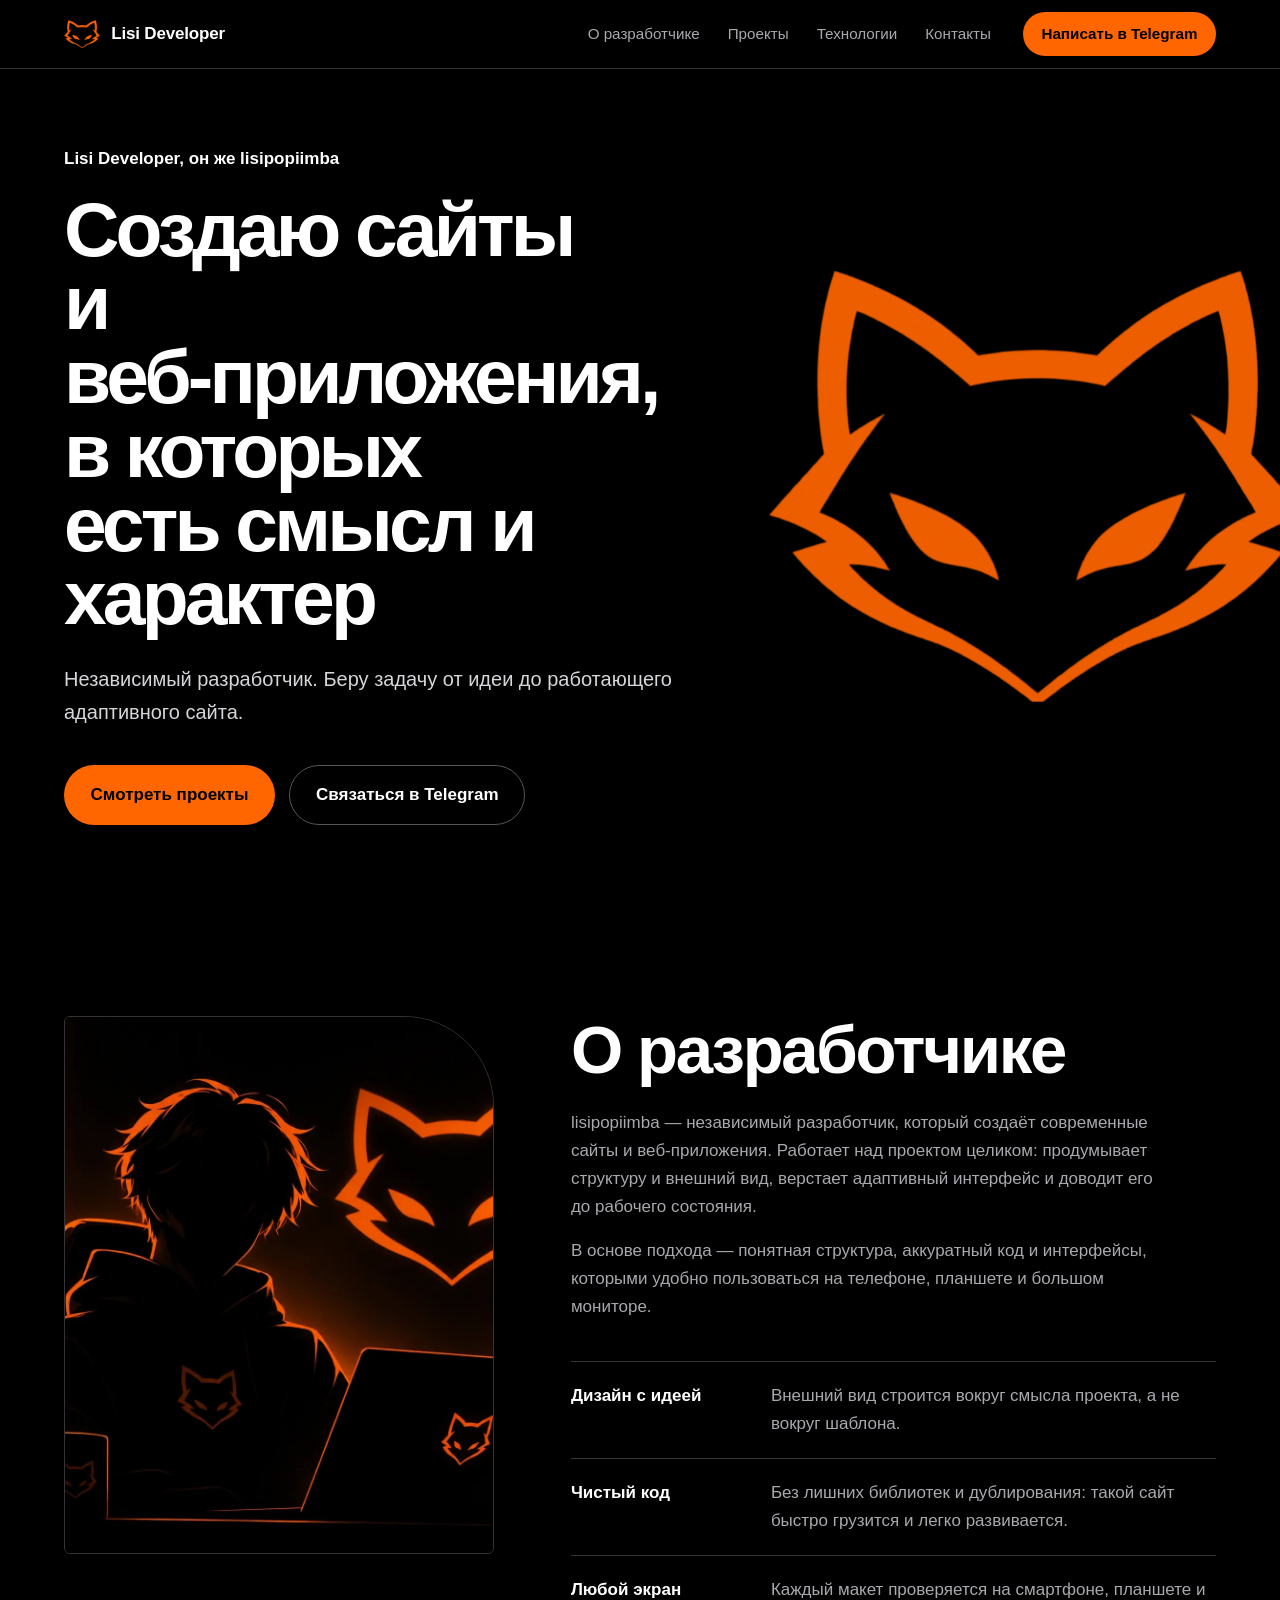
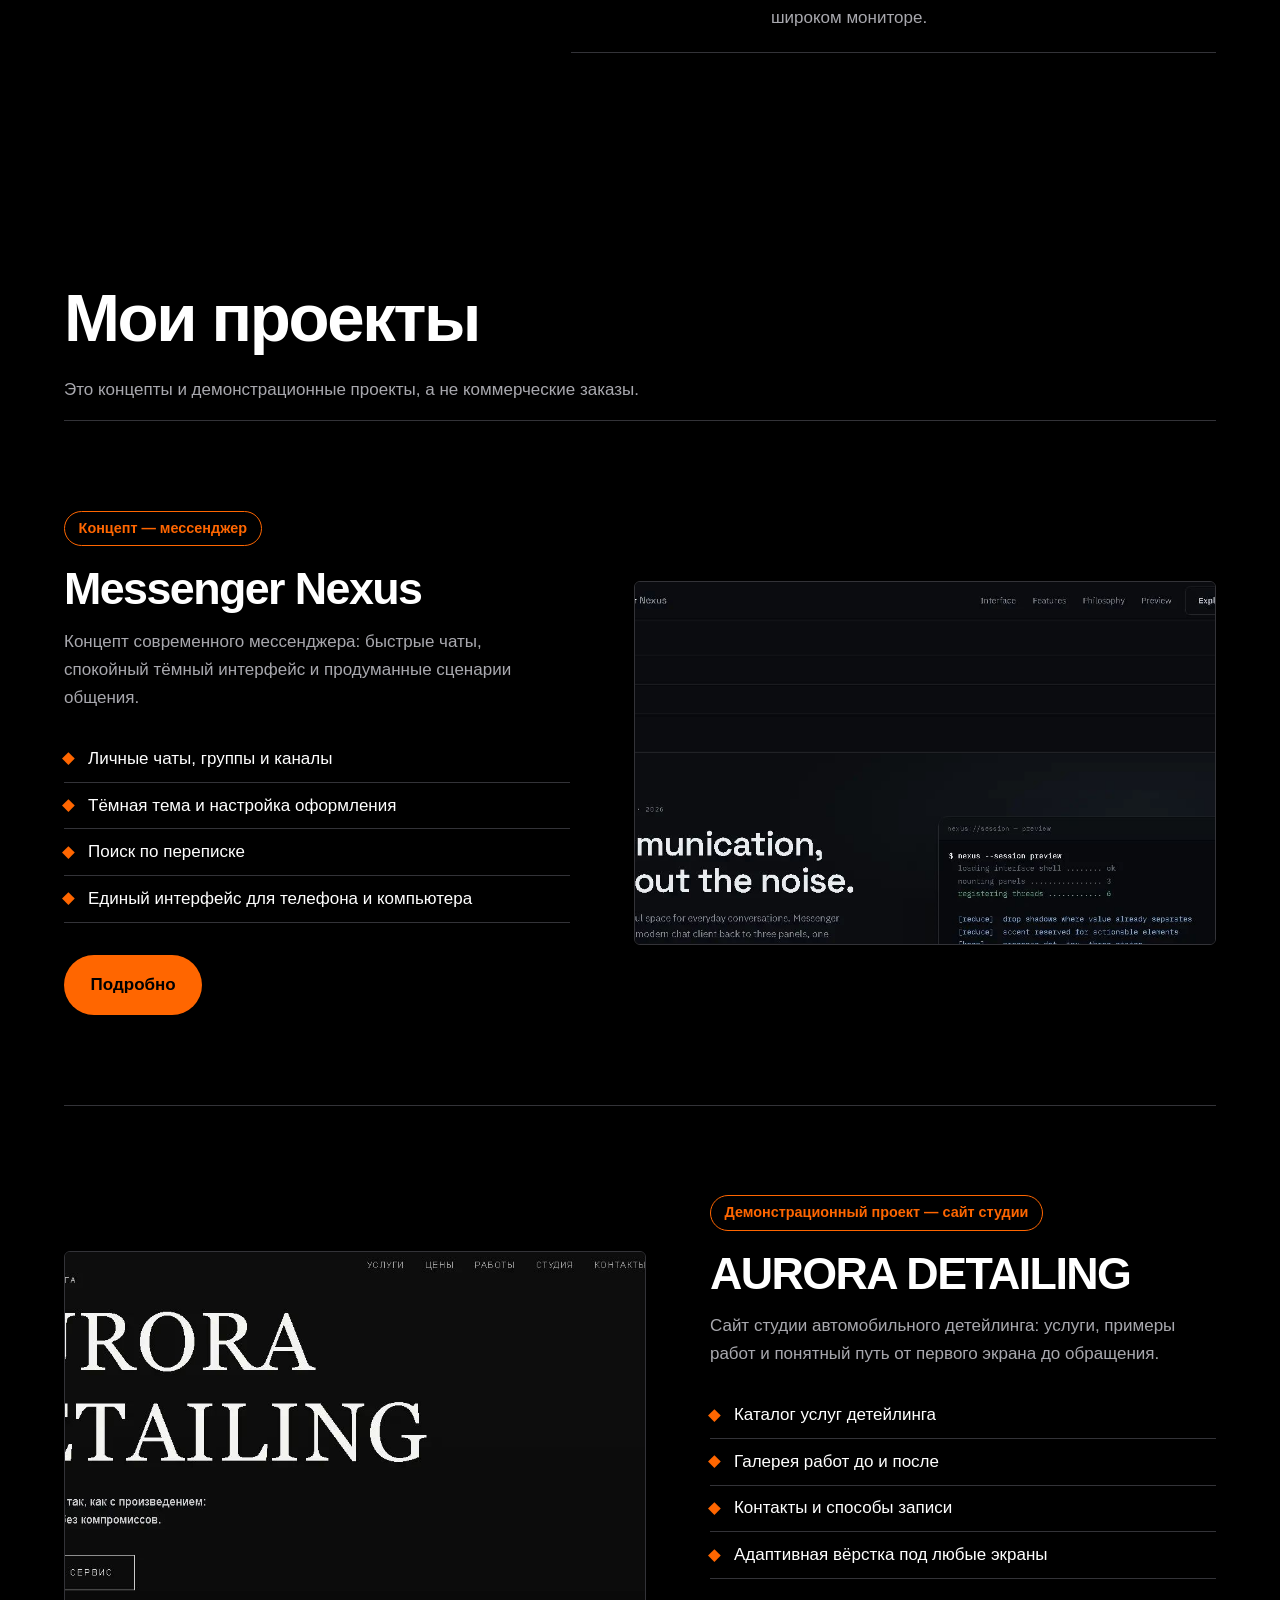
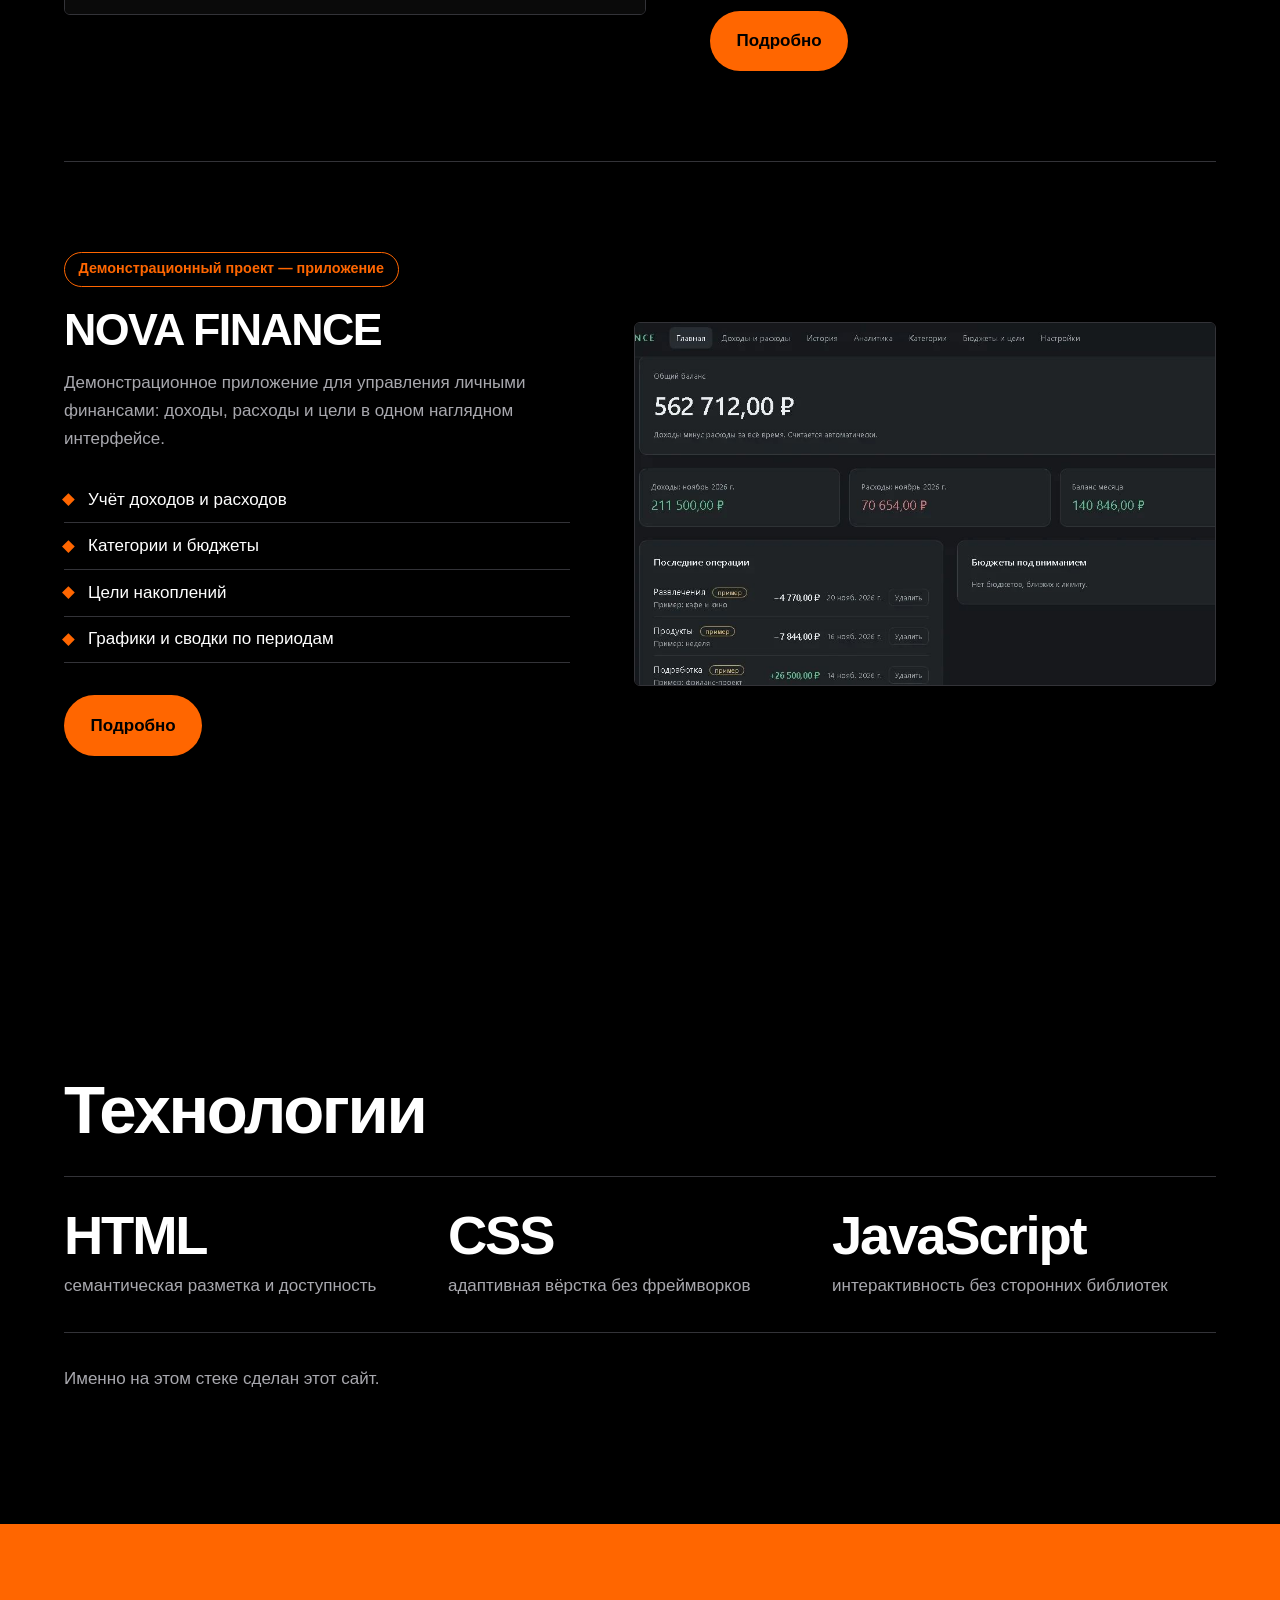
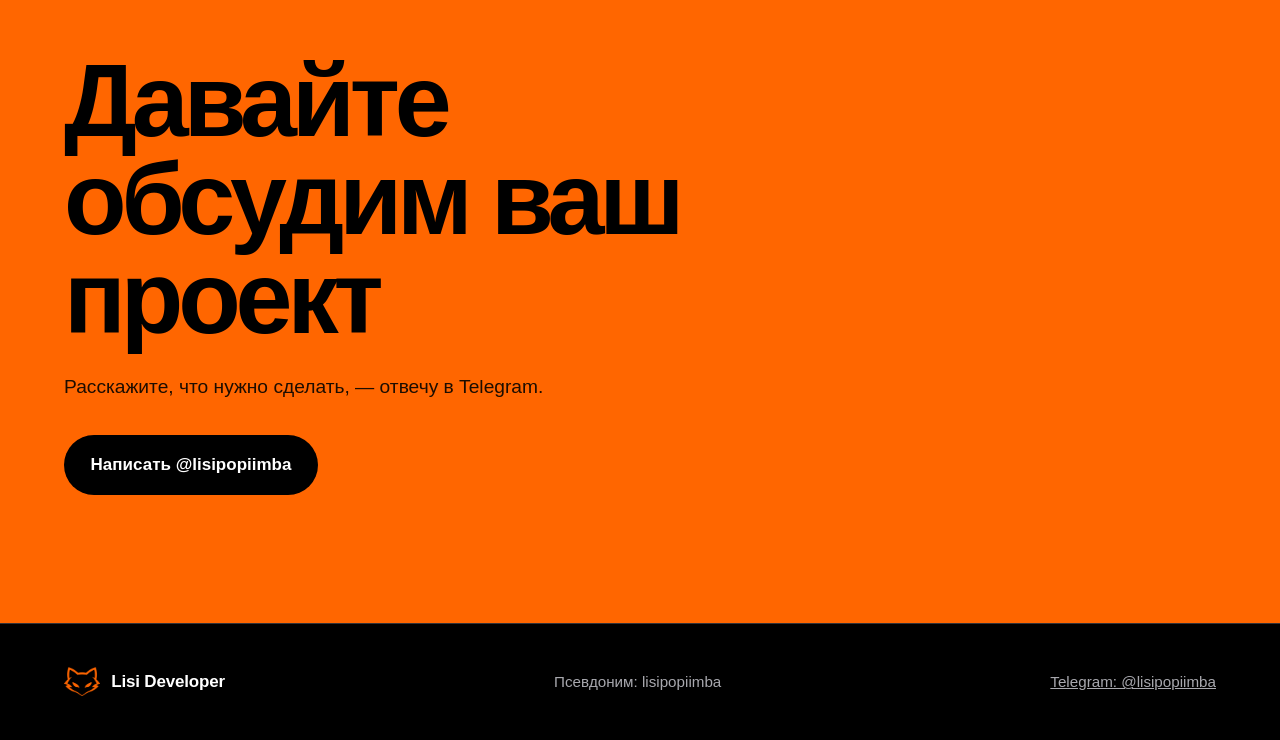
<file: index.html>
<!DOCTYPE html>
<html lang="ru">
<head>
<meta charset="utf-8">
<meta name="viewport" content="width=device-width, initial-scale=1">
<title>Lisi Developer — независимый разработчик сайтов и веб-приложений</title>
<meta name="description" content="Lisi Developer (lisipopiimba) — независимый разработчик. Создаю современные сайты и веб-приложения.">
<meta name="theme-color" content="#000000">
<link rel="icon" type="image/png" href="assets/favicon.png">
<link rel="stylesheet" href="css/style.css">
<script>document.documentElement.classList.add('js')</script>
</head>
<body>
<header class="site-header">
  <div class="wrap bar">
    <a class="brand" href="#top" aria-label="Lisi Developer — на главную">
      <img src="assets/logo.png" alt="" width="36" height="36">
      <span>Lisi Developer</span>
    </a>
    <button class="burger" type="button" aria-expanded="false" aria-controls="nav" aria-label="Открыть меню"><span></span></button>
    <nav id="nav" aria-label="Основная навигация">
      <ul>
        <li><a href="#about">О разработчике</a></li>
        <li><a href="#projects">Проекты</a></li>
        <li><a href="#tech">Технологии</a></li>
        <li><a href="#contacts">Контакты</a></li>
      </ul>
      <a class="btn btn-primary btn-small" href="https://t.me/lisipopiimba" target="_blank" rel="noopener noreferrer">Написать в Telegram</a>
    </nav>
  </div>
</header>

<main id="top">
  <section class="hero">
    <img class="hero-logo" src="assets/logo.png" alt="Логотип Lisi Developer — оранжевая голова лисы" width="748" height="601">
    <div class="wrap hero-inner">
      <p class="hero-name">Lisi Developer, он же lisipopiimba</p>
      <h1>Создаю сайты и веб‑приложения, в которых есть смысл и характер</h1>
      <p class="lead">Независимый разработчик. Беру задачу от идеи до работающего адаптивного сайта.</p>
      <div class="actions">
        <a class="btn btn-primary" href="#projects">Смотреть проекты</a>
        <a class="btn btn-ghost" href="https://t.me/lisipopiimba" target="_blank" rel="noopener noreferrer">Связаться в Telegram</a>
      </div>
    </div>
  </section>

  <section class="section" id="about" aria-labelledby="about-title">
    <div class="wrap about">
      <div class="image-slot about-photo reveal" data-img="assets/images/home/about" data-alt="lisipopiimba, независимый разработчик"><span>Здесь будет ваше фото</span></div>
      <div class="reveal">
        <h2 id="about-title">О разработчике</h2>
        <p>lisipopiimba — независимый разработчик, который создаёт современные сайты и веб-приложения. Работает над проектом целиком: продумывает структуру и внешний вид, верстает адаптивный интерфейс и доводит его до рабочего состояния.</p>
        <p>В основе подхода — понятная структура, аккуратный код и интерфейсы, которыми удобно пользоваться на телефоне, планшете и большом мониторе.</p>
        <dl class="principles">
          <div><dt>Дизайн с идеей</dt><dd>Внешний вид строится вокруг смысла проекта, а не вокруг шаблона.</dd></div>
          <div><dt>Чистый код</dt><dd>Без лишних библиотек и дублирования: такой сайт быстро грузится и легко развивается.</dd></div>
          <div><dt>Любой экран</dt><dd>Каждый макет проверяется на смартфоне, планшете и широком мониторе.</dd></div>
        </dl>
      </div>
    </div>
  </section>

  <section class="section" id="projects" aria-labelledby="projects-title">
    <div class="wrap">
      <h2 id="projects-title">Мои проекты</h2>
      <p class="section-note">Это концепты и демонстрационные проекты, а не коммерческие заказы.</p>

      <article class="project reveal" id="messenger-nexus" aria-labelledby="t-nexus">
        <div class="project-info">
          <p class="badge">Концепт — мессенджер</p>
          <h3 id="t-nexus">Messenger Nexus</h3>
          <p>Концепт современного мессенджера: быстрые чаты, спокойный тёмный интерфейс и продуманные сценарии общения.</p>
          <ul class="features">
            <li>Личные чаты, группы и каналы</li>
            <li>Тёмная тема и настройка оформления</li>
            <li>Поиск по переписке</li>
            <li>Единый интерфейс для телефона и компьютера</li>
          </ul>
          <div class="actions">
            <a class="btn btn-primary" href="project.html?p=messenger-nexus">Подробно</a>
            <a class="btn btn-ghost" data-project-link="messenger-nexus" href="#projects">Смотреть проект</a>
          </div>
        </div>
        <div class="image-slot cover" data-img="assets/images/messenger-nexus/cover" data-alt="Messenger Nexus — обложка проекта"><span>Обложка проекта</span></div>
      </article>

      <article class="project reveal" id="aurora-detailing" aria-labelledby="t-aurora">
        <div class="project-info">
          <p class="badge">Демонстрационный проект — сайт студии</p>
          <h3 id="t-aurora">AURORA DETAILING</h3>
          <p>Сайт студии автомобильного детейлинга: услуги, примеры работ и понятный путь от первого экрана до обращения.</p>
          <ul class="features">
            <li>Каталог услуг детейлинга</li>
            <li>Галерея работ до и после</li>
            <li>Контакты и способы записи</li>
            <li>Адаптивная вёрстка под любые экраны</li>
          </ul>
          <div class="actions">
            <a class="btn btn-primary" href="project.html?p=aurora-detailing">Подробно</a>
            <a class="btn btn-ghost" data-project-link="aurora-detailing" href="#projects">Смотреть проект</a>
          </div>
        </div>
        <div class="image-slot cover" data-img="assets/images/aurora-detailing/cover" data-alt="AURORA DETAILING — обложка проекта"><span>Обложка проекта</span></div>
      </article>

      <article class="project reveal" id="nova-finance" aria-labelledby="t-nova">
        <div class="project-info">
          <p class="badge">Демонстрационный проект — приложение</p>
          <h3 id="t-nova">NOVA FINANCE</h3>
          <p>Демонстрационное приложение для управления личными финансами: доходы, расходы и цели в одном наглядном интерфейсе.</p>
          <ul class="features">
            <li>Учёт доходов и расходов</li>
            <li>Категории и бюджеты</li>
            <li>Цели накоплений</li>
            <li>Графики и сводки по периодам</li>
          </ul>
          <div class="actions">
            <a class="btn btn-primary" href="project.html?p=nova-finance">Подробно</a>
            <a class="btn btn-ghost" data-project-link="nova-finance" href="#projects">Смотреть проект</a>
          </div>
        </div>
        <div class="image-slot cover" data-img="assets/images/nova-finance/cover" data-alt="NOVA FINANCE — обложка проекта"><span>Обложка проекта</span></div>
      </article>
    </div>
  </section>

  <section class="section" id="tech" aria-labelledby="tech-title">
    <div class="wrap">
      <h2 id="tech-title">Технологии</h2>
      <ul class="tech">
        <li><strong>HTML</strong><span>семантическая разметка и доступность</span></li>
        <li><strong>CSS</strong><span>адаптивная вёрстка без фреймворков</span></li>
        <li><strong>JavaScript</strong><span>интерактивность без сторонних библиотек</span></li>
      </ul>
      <p class="section-note">Именно на этом стеке сделан этот сайт.</p>
    </div>
  </section>

  <section class="contacts" id="contacts" aria-labelledby="contacts-title">
    <div class="wrap">
      <h2 id="contacts-title">Давайте обсудим ваш проект</h2>
      <p>Расскажите, что нужно сделать, — отвечу в Telegram.</p>
      <a class="btn btn-dark" href="https://t.me/lisipopiimba" target="_blank" rel="noopener noreferrer">Написать @lisipopiimba</a>
    </div>
  </section>
</main>

<footer class="site-footer">
  <div class="wrap foot">
    <a class="brand" href="#top"><img src="assets/logo.png" alt="" width="36" height="36"><span>Lisi Developer</span></a>
    <p>Псевдоним: lisipopiimba</p>
    <a href="https://t.me/lisipopiimba" target="_blank" rel="noopener noreferrer">Telegram: @lisipopiimba</a>
  </div>
</footer>


<script src="js/images.js"></script>
<script src="js/site-config.js"></script>
<script src="js/main.js"></script>
</body>
</html>
</file>
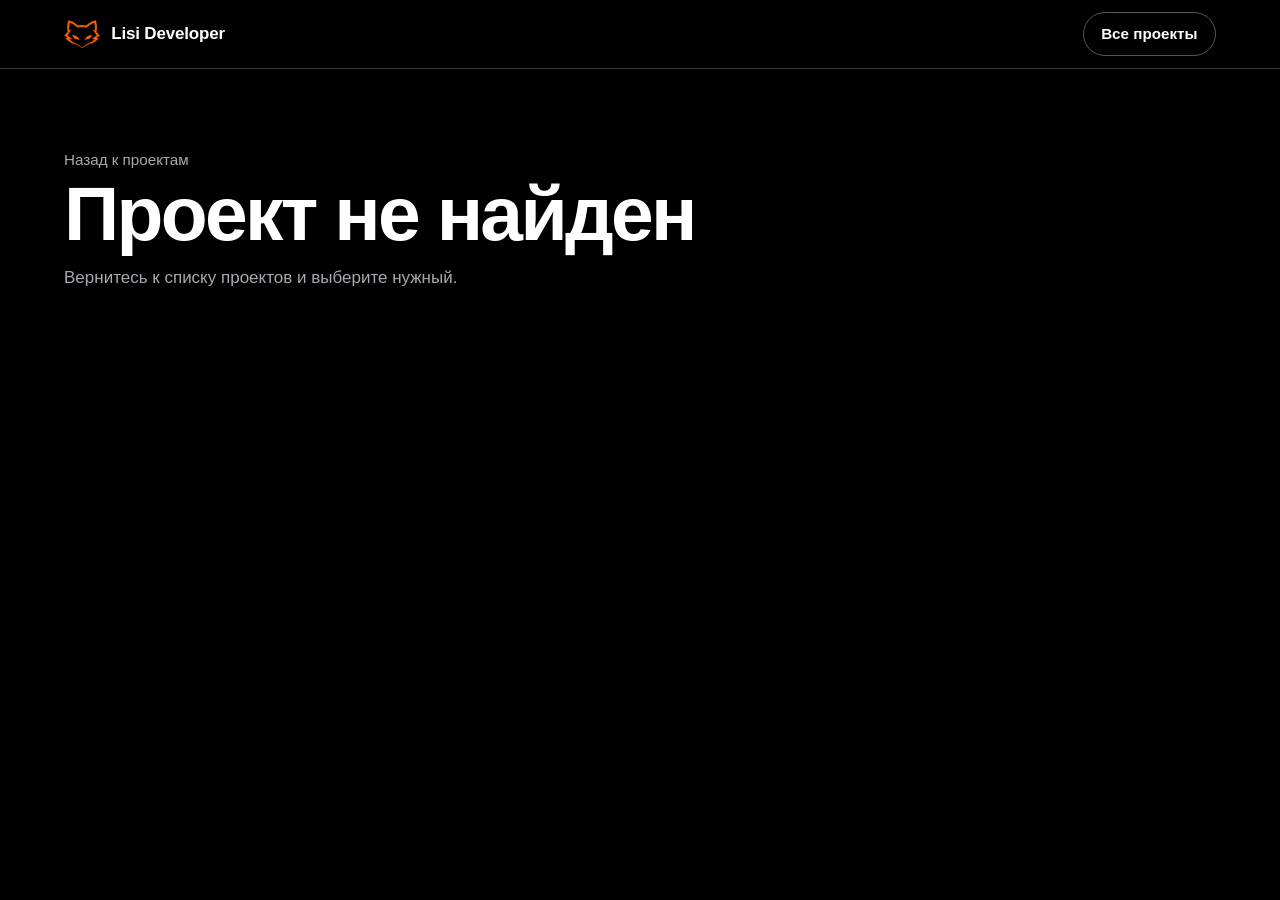
<file: project.html>
<!DOCTYPE html>
<html lang="ru">
<head>
<meta charset="utf-8">
<meta name="viewport" content="width=device-width, initial-scale=1">
<title>Проект — Lisi Developer</title>
<meta name="theme-color" content="#000000">
<link rel="icon" type="image/png" href="assets/favicon.png">
<link rel="stylesheet" href="css/style.css">
</head>
<body>
<header class="site-header">
  <div class="wrap bar">
    <a class="brand" href="index.html" aria-label="Lisi Developer — на главную">
      <img src="assets/logo.png" alt="" width="36" height="36">
      <span>Lisi Developer</span>
    </a>
    <a class="btn btn-ghost btn-small" href="index.html#projects">Все проекты</a>
  </div>
</header>

<main class="wrap detail">
  <a class="back" href="index.html#projects">Назад к проектам</a>
  <h1 id="project-title">Проект</h1>
  <p id="project-note">Все скриншоты проекта. Нажмите на картинку, чтобы открыть её на весь экран.</p>
  <div class="gallery" id="gallery" aria-label="Скриншоты проекта"></div>
</main>

<dialog id="lightbox" aria-label="Просмотр скриншота">
  <button class="lb-close" type="button" aria-label="Закрыть">×</button>
  <img alt="">
</dialog>

<script src="js/images.js"></script>
<script src="js/project.js"></script>
</body>
</html>
</file>
<file: css/style.css>
:root {
  --bg: #000;
  --graphite: #1a1a1c;
  --graphite-2: #26262a;
  --line: #333338;
  --text: #fff;
  --muted: #a8a8ae;
  --orange: #ff6600;
  --header-h: 4.25rem;
  --pad: clamp(1.25rem, 5vw, 4rem);
  --max: 1280px;
}

*, *::before, *::after { box-sizing: border-box; }
* { margin: 0; }

html { scroll-behavior: smooth; scroll-padding-top: calc(var(--header-h) + 1rem); }

body {
  background: var(--bg);
  color: var(--text);
  font: 400 1.0625rem/1.65 "Segoe UI", "Helvetica Neue", Arial, system-ui, sans-serif;
  -webkit-font-smoothing: antialiased;
  overflow-x: hidden;
}

img { display: block; max-width: 100%; }
a { color: inherit; }
:focus-visible { outline: 2px solid var(--orange); outline-offset: 3px; }

.wrap { max-width: var(--max); margin-inline: auto; padding-inline: var(--pad); }

h1, h2, h3 { font-weight: 800; letter-spacing: -0.035em; line-height: 1.02; }
h2 { font-size: clamp(2.2rem, 5.5vw, 4.2rem); margin-bottom: 1.5rem; }
h3 { font-size: clamp(1.8rem, 3.6vw, 2.8rem); margin-bottom: 1rem; }
p { max-width: 62ch; color: var(--muted); }
p + p { margin-top: 1rem; }

.btn {
  display: inline-flex; align-items: center; justify-content: center;
  padding: 0.95rem 1.6rem; border: 1px solid transparent; border-radius: 999px;
  font-weight: 600; text-decoration: none; cursor: pointer;
  transition: background-color 0.2s, border-color 0.2s, color 0.2s, transform 0.2s;
}
.btn:hover { transform: translateY(-2px); }
.btn-primary { background: var(--orange); color: #000; }
.btn-primary:hover { background: #ff7f26; }
.btn-ghost { border-color: #55555b; color: var(--text); }
.btn-ghost:hover { border-color: var(--orange); color: var(--orange); }
.btn-dark { background: #000; color: var(--text); }
.btn-dark:hover { background: #1a1a1c; }
.btn-small { padding: 0.55rem 1.1rem; font-size: 0.95rem; }
.btn[aria-disabled="true"] { opacity: 0.5; pointer-events: none; }

.site-header {
  position: sticky; top: 0; z-index: 20;
  background: rgba(0, 0, 0, 0.85); backdrop-filter: blur(12px);
  border-bottom: 1px solid var(--line);
}
.bar { display: flex; align-items: center; justify-content: space-between; height: var(--header-h); gap: 1rem; }
.brand { display: inline-flex; align-items: center; gap: 0.7rem; font-weight: 700; letter-spacing: -0.01em; text-decoration: none; }
.brand img { width: 2.25rem; height: 2.25rem; object-fit: contain; }
.site-header nav { display: flex; align-items: center; gap: 2rem; }
.site-header ul { display: flex; gap: 1.75rem; padding: 0; list-style: none; }
.site-header nav li a { color: var(--muted); text-decoration: none; font-size: 0.95rem; transition: color 0.2s; }
.site-header nav li a:hover { color: var(--text); }

.burger { display: none; width: 2.75rem; height: 2.75rem; padding: 0; background: none; border: 1px solid var(--line); border-radius: 50%; cursor: pointer; position: relative; }
.burger span, .burger span::before, .burger span::after {
  position: absolute; left: 50%; width: 1.1rem; height: 2px; background: var(--text);
  transform: translateX(-50%); transition: transform 0.2s, opacity 0.2s;
}
.burger span { top: 50%; margin-top: -1px; }
.burger span::before, .burger span::after { content: ""; left: 0; transform: none; }
.burger span::before { top: -6px; }
.burger span::after { top: 6px; }
.nav-open .burger span { background: transparent; }
.nav-open .burger span::before { transform: translateY(6px) rotate(45deg); }
.nav-open .burger span::after { transform: translateY(-6px) rotate(-45deg); }

.hero { position: relative; display: flex; align-items: center; min-height: calc(100svh - var(--header-h)); overflow: hidden; }
.hero-logo {
  position: absolute; right: -2vw; top: 50%; width: min(42vw, 640px); height: auto;
  transform: translateY(-50%); opacity: 0.95; pointer-events: none;
}
.hero-inner { position: relative; width: 100%; padding-block: 4rem; }
.hero-name { margin-bottom: 1.25rem; color: var(--text); font-weight: 600; }
.hero h1 { max-width: 12ch; font-size: clamp(2.5rem, 6vw, 5.4rem); line-height: 0.96; letter-spacing: -0.05em; }
.lead { margin-top: 1.75rem; font-size: 1.25rem; color: #d6d6da; }
.actions { display: flex; flex-wrap: wrap; gap: 0.9rem; margin-top: 2.25rem; }

.section { padding-block: clamp(4rem, 9vw, 8rem); }
.section-note { margin-bottom: 1rem; }

.image-slot {
  display: grid; place-items: center; overflow: hidden;
  background: var(--graphite); border: 1px dashed #4a4a50; border-radius: 6px;
  color: var(--muted); font-size: 0.95rem; text-align: center; padding: 1rem;
}
.image-slot.has-image { padding: 0; border-style: solid; border-color: var(--line); }
.image-slot img { width: 100%; height: 100%; object-fit: cover; }

.about { display: grid; grid-template-columns: 0.8fr 1.2fr; gap: clamp(2rem, 6vw, 6rem); align-items: start; }
.about-photo { aspect-ratio: 4 / 5; border-radius: 6px 90px 6px 6px; }
.principles { margin-top: 2.5rem; border-top: 1px solid var(--line); }
.principles div { display: grid; grid-template-columns: 11rem 1fr; gap: 1.5rem; padding: 1.25rem 0; border-bottom: 1px solid var(--line); }
.principles dt { font-weight: 700; color: var(--text); }
.principles dd { margin: 0; color: var(--muted); }

.project { display: grid; grid-template-columns: 1fr 1.15fr; gap: clamp(1.5rem, 5vw, 4.5rem); align-items: center; padding-block: clamp(3rem, 7vw, 6rem); border-top: 1px solid var(--line); }
.project-info { grid-column: 1; grid-row: 1; }
.cover { grid-column: 2; grid-row: 1; }
.project:nth-of-type(even) { grid-template-columns: 1.15fr 1fr; }
.project:nth-of-type(even) .project-info { grid-column: 2; }
.project:nth-of-type(even) .cover { grid-column: 1; }
.badge { display: inline-block; margin-bottom: 1.25rem; padding: 0.3rem 0.85rem; border: 1px solid var(--orange); border-radius: 999px; color: var(--orange); font-size: 0.9rem; font-weight: 600; }
.project-info .actions { margin-top: 0; }
.features { margin: 1.5rem 0 2rem; padding: 0; list-style: none; }
.features li { position: relative; padding: 0.55rem 0 0.55rem 1.5rem; border-bottom: 1px solid var(--line); }
.features li::before { content: ""; position: absolute; left: 0; top: 1.15rem; width: 0.55rem; height: 0.55rem; background: var(--orange); transform: rotate(45deg); }
.cover { aspect-ratio: 16 / 10; }
.gallery { display: grid; grid-template-columns: repeat(auto-fill, minmax(min(100%, 260px), 1fr)); gap: 1rem; }
.shot { aspect-ratio: 16 / 10; background: var(--graphite); }
.gallery img { object-fit: contain; }
button.shot { padding: 0; cursor: zoom-in; transition: border-color 0.2s; }
button.shot:hover { border-color: var(--orange); }

.tech { display: grid; grid-template-columns: repeat(auto-fit, minmax(14rem, 1fr)); margin: 2rem 0; padding: 0; list-style: none; border-top: 1px solid var(--line); }
.tech li { display: flex; flex-direction: column; gap: 0.5rem; padding: 2rem 1.5rem 2rem 0; border-bottom: 1px solid var(--line); }
.tech strong { font-size: clamp(2rem, 4.5vw, 3.4rem); line-height: 1; letter-spacing: -0.04em; }
.tech span { color: var(--muted); }

.contacts { padding-block: clamp(4rem, 10vw, 9rem); background: var(--orange); color: #000; }
.contacts h2 { max-width: 14ch; font-size: clamp(2.6rem, 8vw, 6.5rem); line-height: 0.96; letter-spacing: -0.05em; }
.contacts p { margin-bottom: 2rem; color: #1c0d00; font-size: 1.2rem; }

.site-footer { padding-block: 2.5rem; border-top: 1px solid var(--line); }
.foot { display: flex; flex-wrap: wrap; align-items: center; justify-content: space-between; gap: 1rem 2rem; }
.foot p, .foot a:not(.brand) { color: var(--muted); font-size: 0.95rem; }
.foot a:not(.brand):hover { color: var(--orange); }

#lightbox { max-width: min(94vw, 1400px); max-height: 92vh; padding: 0; background: var(--graphite); border: 1px solid var(--line); border-radius: 6px; color: var(--text); }
#lightbox::backdrop { background: rgba(0, 0, 0, 0.88); }
#lightbox img { width: min(94vw, 1400px); max-height: 92vh; object-fit: contain; }
.lb-close { position: absolute; top: 0.6rem; right: 0.6rem; width: 2.5rem; height: 2.5rem; border: 0; border-radius: 50%; background: var(--orange); color: #000; font-size: 1.6rem; line-height: 1; cursor: pointer; }

.js .reveal { opacity: 0; transform: translateY(28px); transition: opacity 0.7s ease, transform 0.7s ease; }
.js .reveal.in { opacity: 1; transform: none; }

@media (max-width: 900px) {
  .burger { display: block; }
  .site-header nav {
    position: absolute; top: var(--header-h); left: 0; right: 0; flex-direction: column; align-items: stretch;
    gap: 1.25rem; padding: 1.25rem var(--pad) 1.75rem; background: #000; border-bottom: 1px solid var(--line); display: none;
  }
  .nav-open nav { display: flex; }
  .site-header ul { flex-direction: column; gap: 0.25rem; }
  .site-header nav li a { display: block; padding: 0.6rem 0; font-size: 1.1rem; color: var(--text); }
  .btn-small { padding: 0.9rem 1.5rem; font-size: 1rem; }
  .hero-logo { width: 100vw; right: -28vw; top: 64%; opacity: 0.3; }
  .about, .project, .project:nth-of-type(even) { grid-template-columns: 1fr; }
  .project-info, .cover, .project:nth-of-type(even) .project-info, .project:nth-of-type(even) .cover { grid-column: 1; grid-row: auto; }
  .about-photo { max-width: 26rem; }
  .principles div { grid-template-columns: 1fr; gap: 0.25rem; }
}

@media (min-width: 1800px) {
  :root { --max: 1560px; }
  body { font-size: 1.15rem; }
}

@media (prefers-reduced-motion: reduce) {
  html { scroll-behavior: auto; }
  .js .reveal { opacity: 1; transform: none; transition: none; }
  .btn { transition: none; }
}

.detail { padding-block: clamp(2.5rem, 6vw, 5rem) clamp(4rem, 9vw, 7rem); }
.detail h1 { font-size: clamp(2.4rem, 6vw, 5rem); margin-bottom: 0.75rem; }
.detail .gallery { margin-top: 2.5rem; }
.back { color: var(--muted); text-decoration: none; font-size: 0.95rem; }
.back:hover { color: var(--orange); }
</file>
